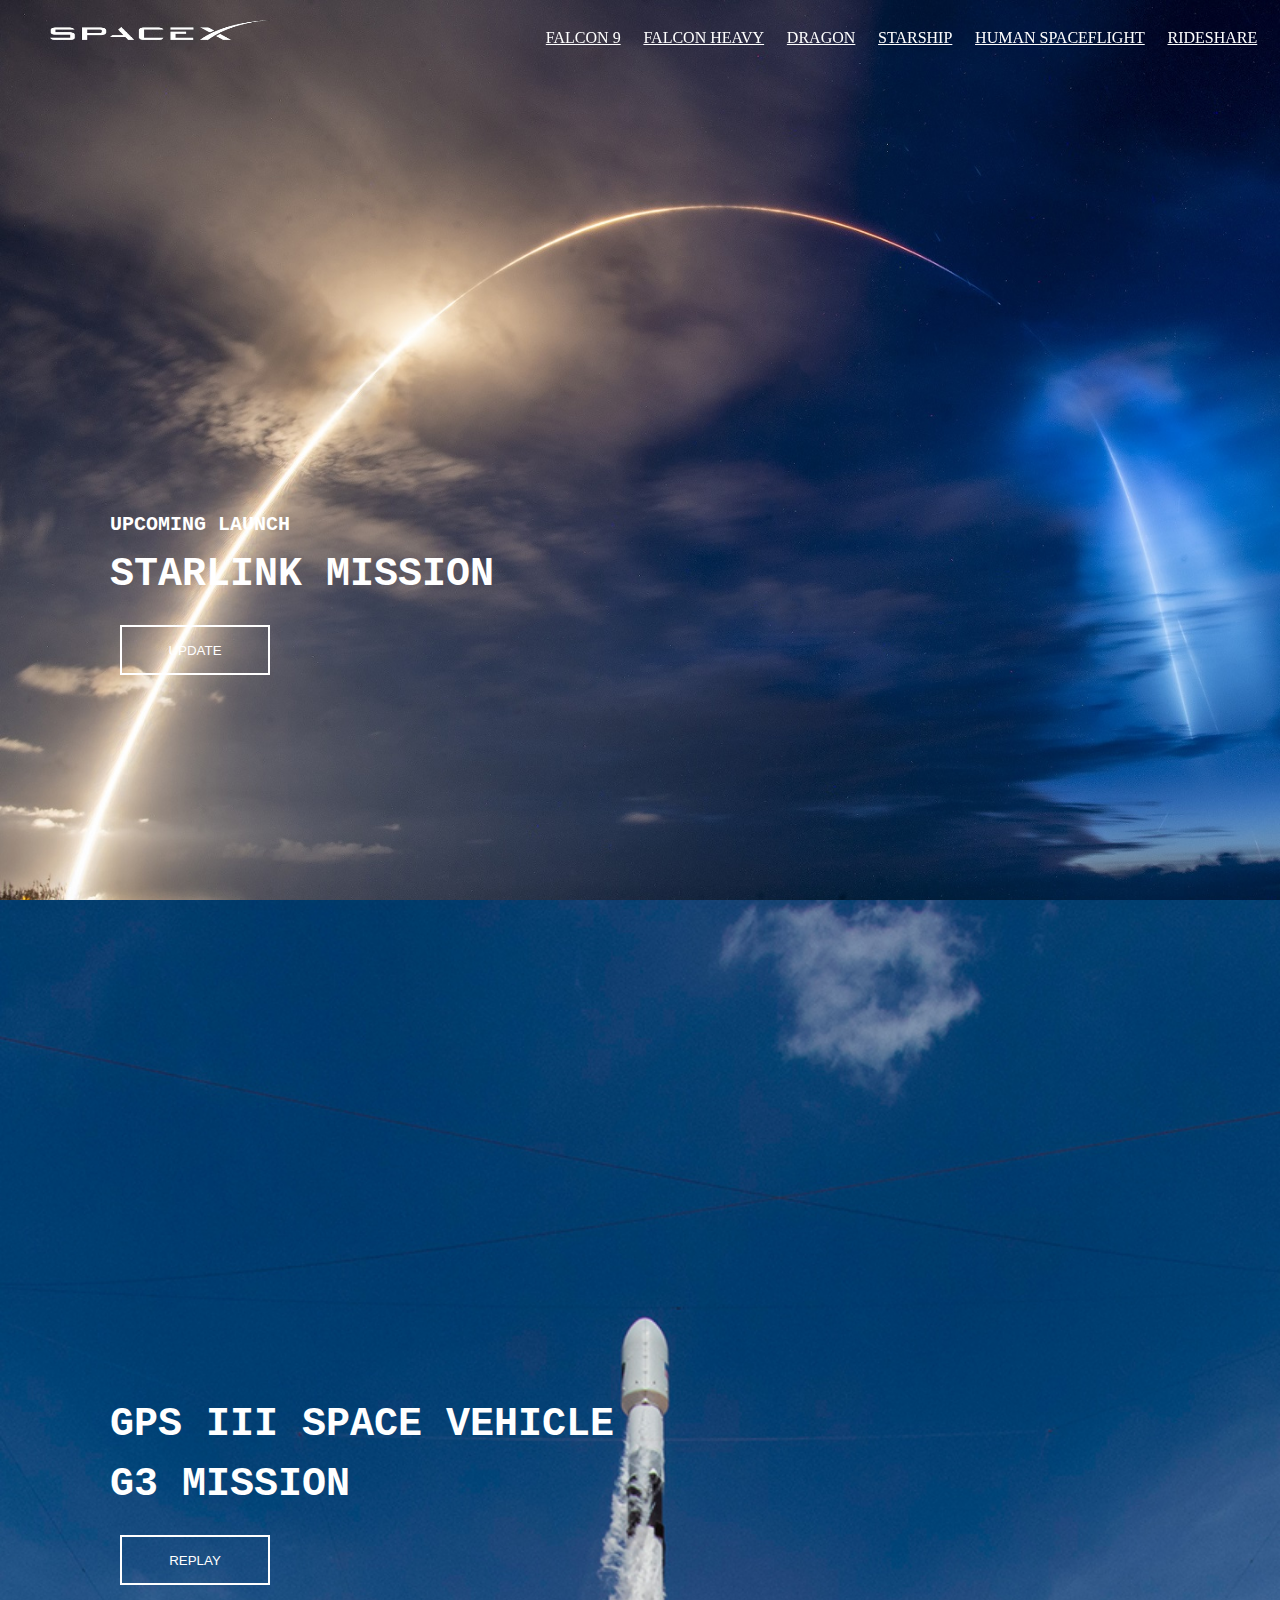
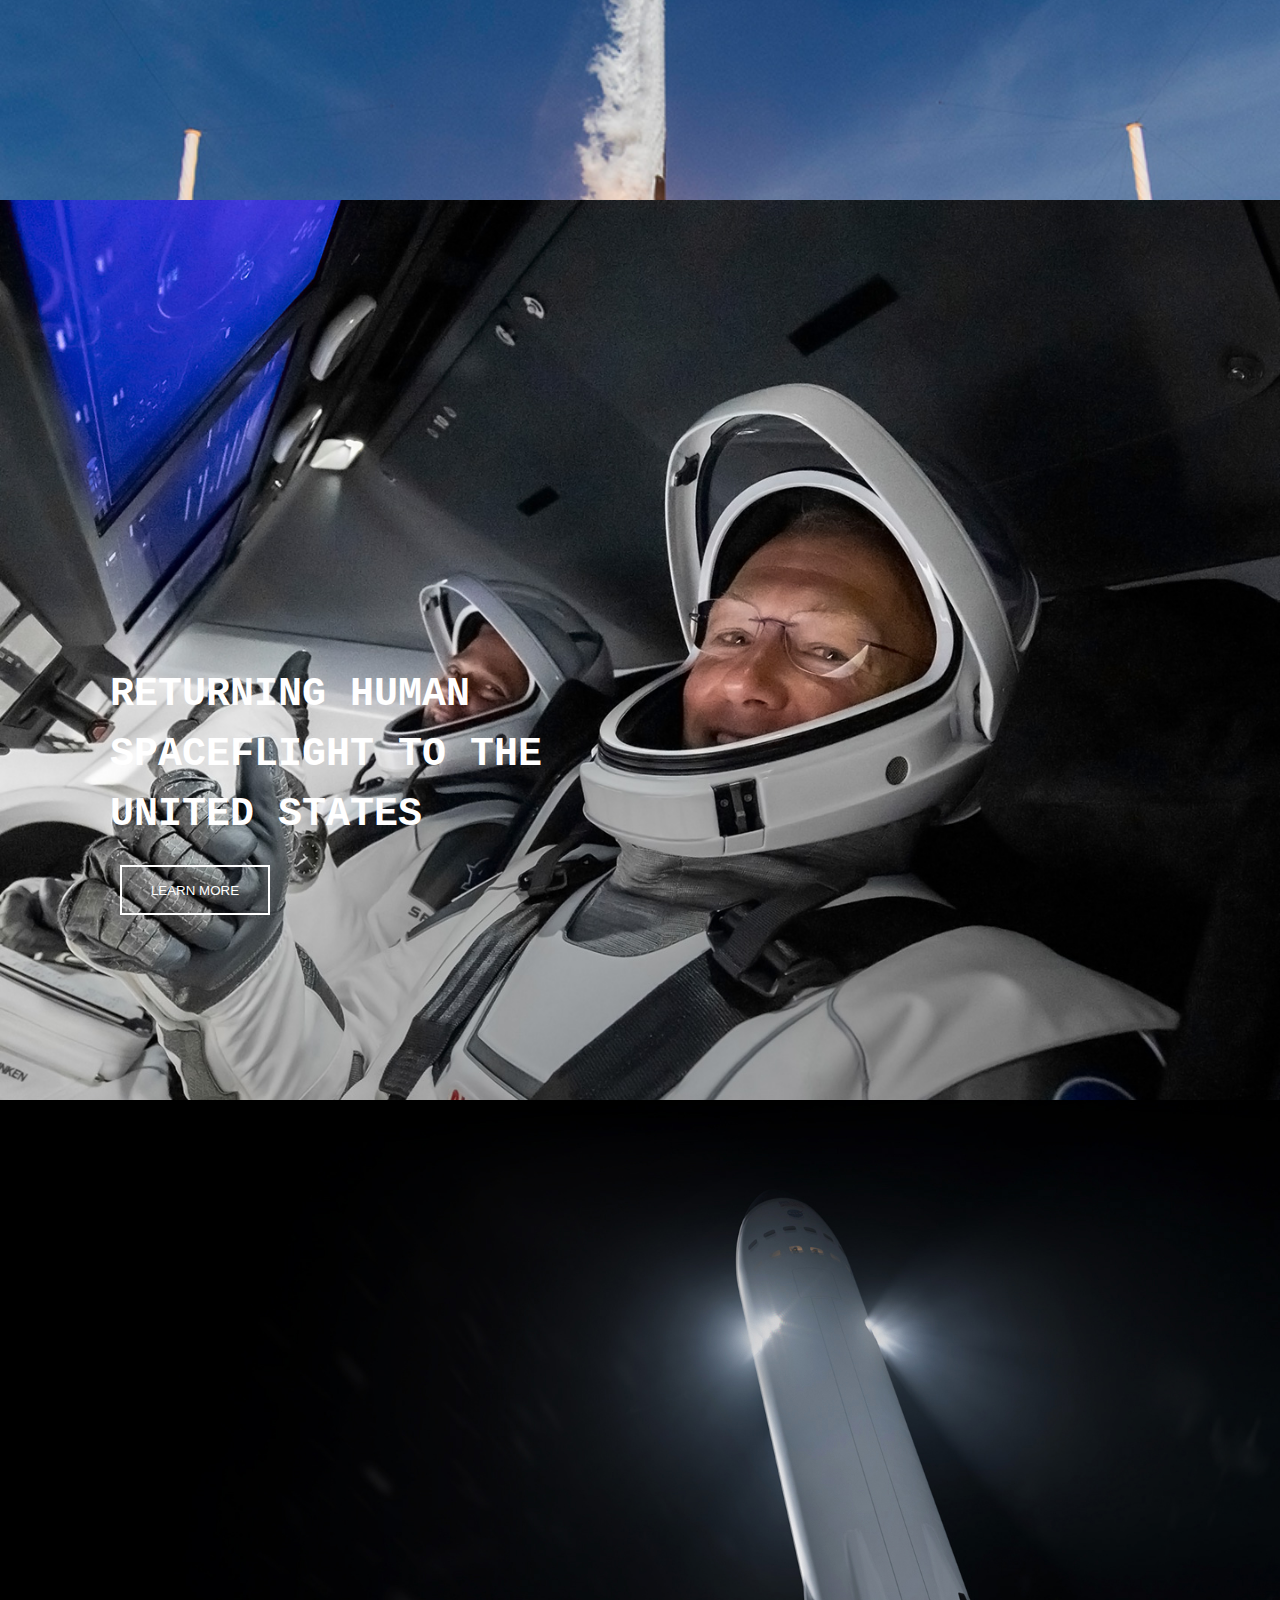
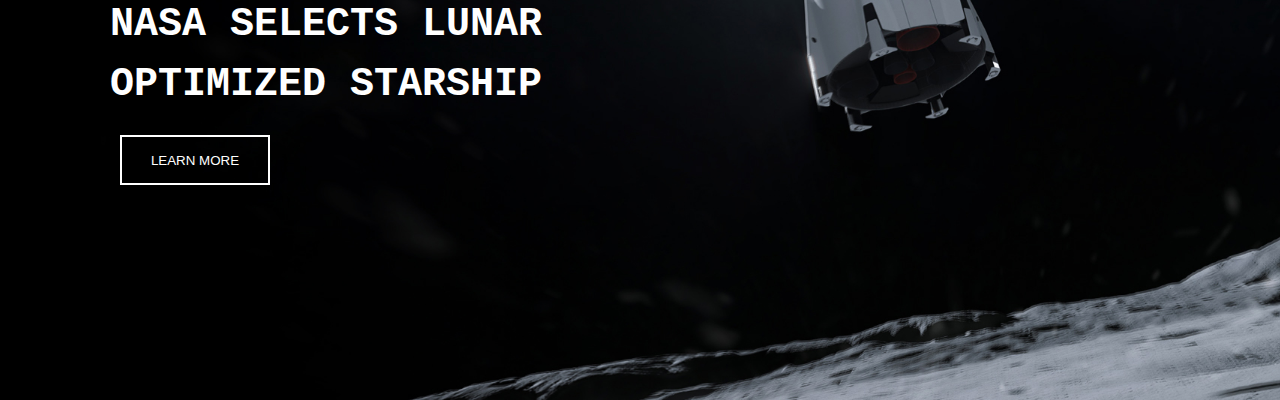
<file: index.html>
<!DOCTYPE html>
<html lang="en">
<head>
    <meta charset="UTF-8">
    <meta name="viewport" content="width=device-width, initial-scale=1.0">
    <title>Document</title>
    <link rel="stylesheet" href="reset.css">
    <link rel="stylesheet" href="index.css">
    <!-- <link rel="stylesheet" href="index.css"> -->
</head>
<body>
    <div class="v-blocks" id="block1">
        <nav class="nav-bar" id="nav-bar">
            <div class="nav-bar" id="logo-div">
                <img src="./media/logo.png" alt="#" class="nav-bar" id="logo">
            </div>
            <div class="nav-bar" id="nav-div">
                <a href="#" class="nav-links">FALCON 9</a>
                <a href="#" class="nav-links">FALCON HEAVY</a>
                <a href="#" class="nav-links">DRAGON</a>
                <a href="#" class="nav-links">STARSHIP</a>
                <a href="#" class="nav-links">HUMAN SPACEFLIGHT</a>
                <a href="#" class="nav-links">RIDESHARE</a>
            </div>
        </nav>
        <div class="v-block-content" id="content-vb1">
            <p class="v-block-text" id="vb1-content-box-top-text">UPCOMING LAUNCH</p>
            <p class="v-block-text" id="vb1-content-box-bottom-text">STARLINK MISSION</p>
            <button class="v-block-button" id="vb1-content-box-button">UPDATE</button>
        </div>
    </div>
    <div class="v-blocks" id="block2">
        <div class="v-block-content" id="content-vb2">
            <p class="v-block-text" id="vb2-content-box-top-text">GPS III SPACE VEHICLE</p>
            <p class="v-block-text" id="vb2-content-box-bottom-text">G3 MISSION</p>
            <button class="v-block-button" id="vb2-content-box-button">REPLAY</button>
        </div>
    </div>
    <div class="v-blocks" id="block3">
        <div class="v-block-content" id="content-vb3">
            <p class="v-block-text" id="vb3-content-box-top-text">RETURNING HUMAN</p>
            <p class="v-block-text" id="vb3-content-box-middle-text">SPACEFLIGHT TO THE</p>
            <p class="v-block-text" id="vb3-content-box-bottom-text">UNITED STATES</p>
            <button class="v-block-button" id="vb3-content-box-button">LEARN MORE</button>
        </div>
    </div>
    <div class="v-blocks" id="block4">
        <div class="v-block-content" id="content-vb4">
            <p class="v-block-text" id="vb4-content-box-top-text">NASA SELECTS LUNAR</p>
            <p class="v-block-text" id="vb4-content-box-bottom-text">OPTIMIZED STARSHIP</p>
            <button class="v-block-button" id="vb4-content-box-button">LEARN MORE</button>
        </div>
    </div>
    
</body>
</html>
</file>
<file: index.css>
body {
   display: flex;
   flex-direction: column;
}


/* ----------Nav Bar---------- */
.nav-bar {
    height: 100px;
    z-index: 1;
}

#nav-bar {   
    width: 100vw;
    position: fixed;
    display: flex;
    flex-direction: row;
    align-content: center;
}

#logo-div {
    width: 500px;
    margin-right: 50px;
}

#logo {
    height: 20px;
    width: 220px;
    margin: 20px 0px 20px 50px;
}

#nav-div {
    width: 800px;
    display: flex;
    justify-content: space-evenly;
    
}

.nav-links {
    color: white;
    margin-top: 30px;
}


/* ----------Vertical Blocks---------- */
.v-blocks {
    height: 100vh;
    width: 100vw;
    background-size: cover;
    position: relative;
}

#block1 {
    background-image: url(./media/bg1.jpg);
}

#block2 {
    background-image: url(./media/bg2.jpg);
}

#block3 {
    background-image: url(./media/bg3.jpg);
}

#block4 {
    background-image: url(./media/bg4.jpg);
}

/* ----------Vertical Blocks Content---------- */
.v-block-content {
    height: 400px;
    width: 600px;
    /* border: 2px solid white; */
    position: absolute;
    bottom: 100px;
    left: 100px;
    display: flex;
    justify-content: center;
    align-items: left;
    flex-direction: column;
}

.v-block-text {
    color: white;
    font-size: 40px;
    font-weight: 800;
    font-family: monospace;
    font-stretch: ultra-expanded;
    margin: 10px;
}

.v-block-button {
    height: 50px;
    width: 150px;
    margin: 20px;
    background-color: transparent;
    border: 2px solid white;
    color: white;
}

#vb1-content-box-top-text {
    font-size: 20px;
}
</file>
